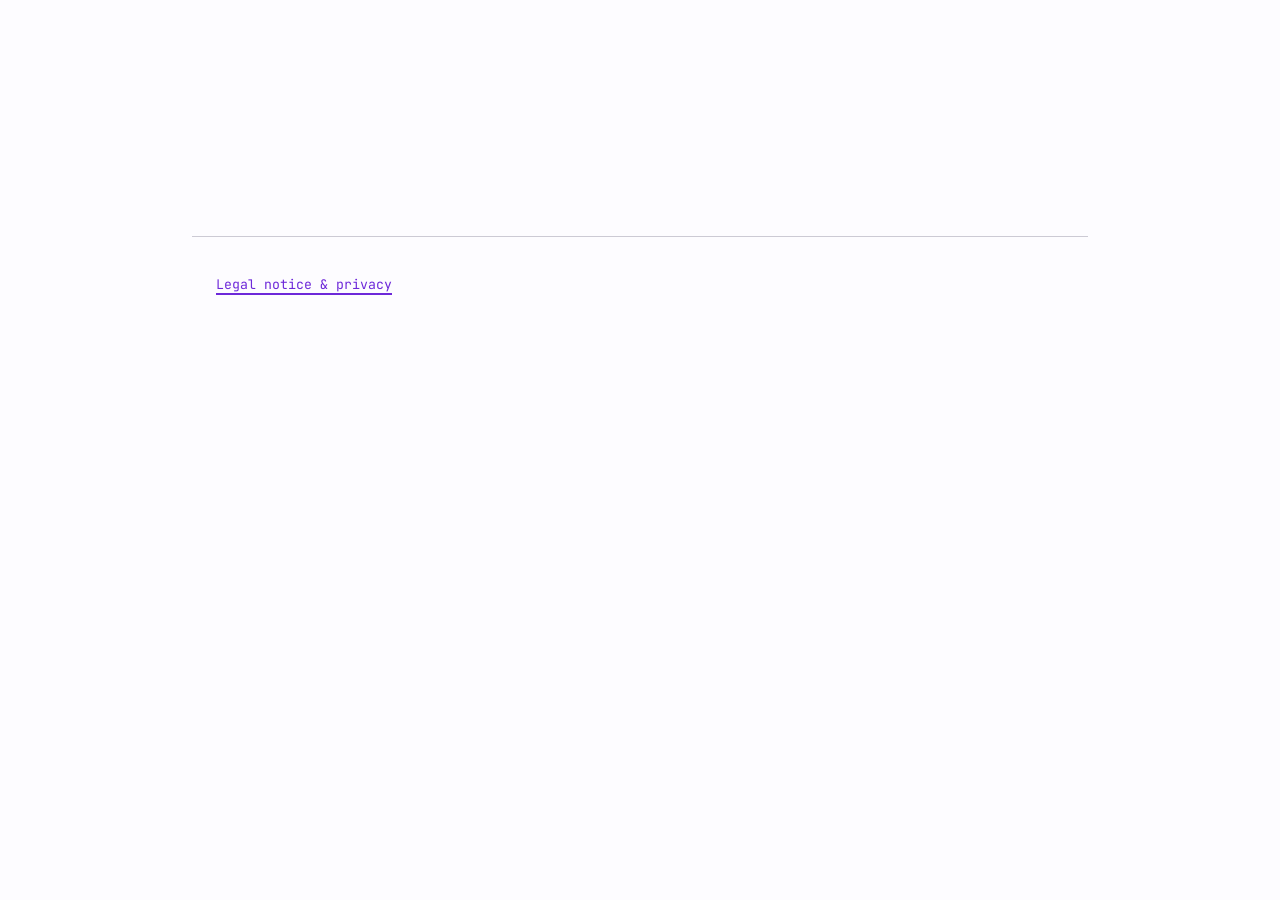
<file: site/index.html>
<!doctype html>
<html lang="en">
  <head>
    <meta charset="utf-8">
    <meta name="viewport" content="width=device-width, initial-scale=1">
    <meta name="color-scheme" content="light dark">
    <title>Portfolio</title>
    <meta name="description" content="Personal portfolio: who I am, what I built, where to find me.">
    <link rel="icon" href="assets/favicon.svg" type="image/svg+xml">
    <link rel="stylesheet" href="assets/styles.css">
    <script type="module" src="assets/main.js"></script>
  </head>
  <body>
    <main>
      <header id="bio" class="section"></header>
      <section id="projects" class="section"></section>
      <section id="links" class="section"></section>
      <section id="cv" class="section"></section>
      <section id="stats" class="section"></section>
      <section id="now" class="section"></section>
      <section id="events" class="section"></section>
      <section id="certifications" class="section"></section>
      <section id="courses" class="section"></section>
    </main>
    <footer>
      <a href="privacy.html">Legal notice &amp; privacy</a>
      <div id="colophon"></div>
    </footer>
  </body>
</html>
</file>
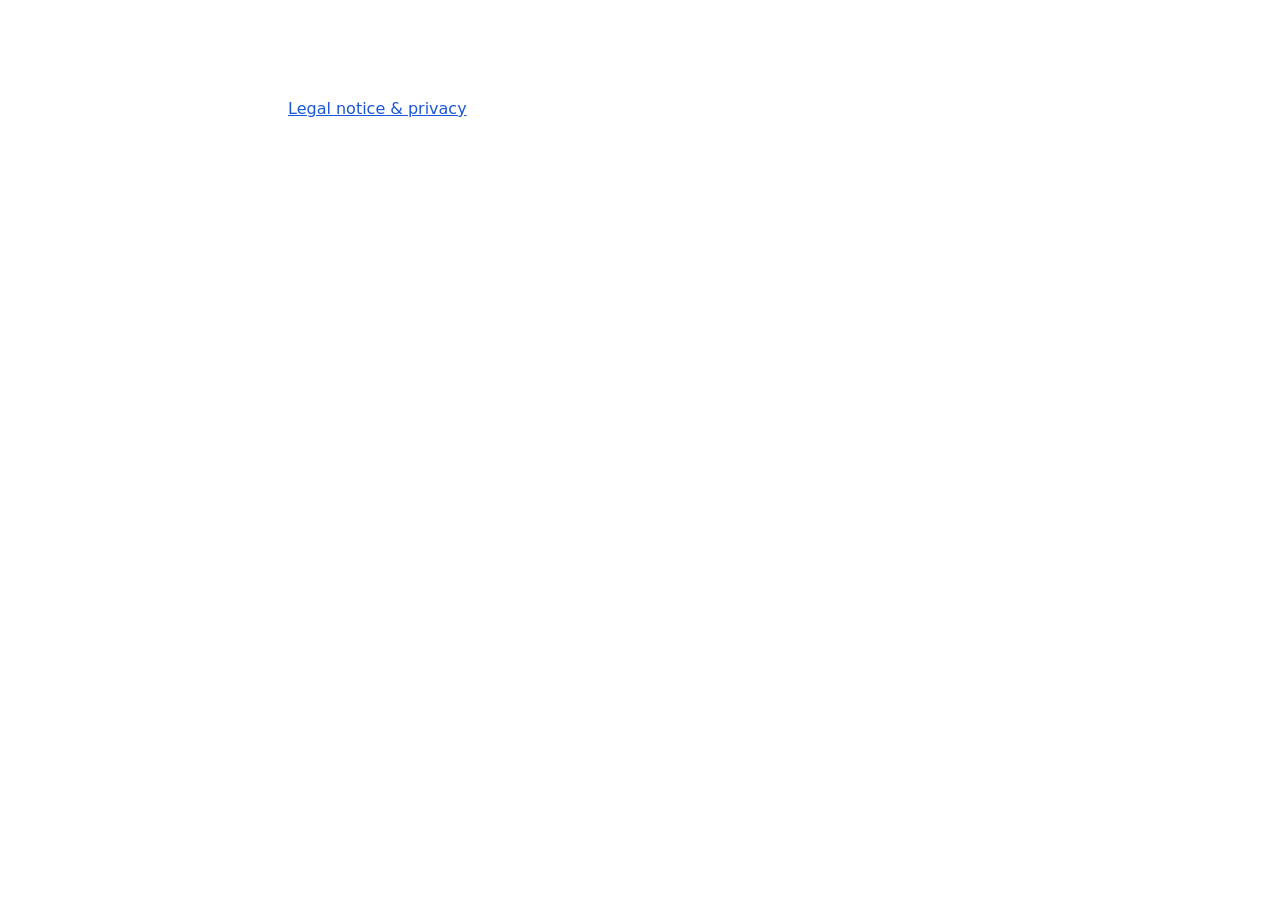
<file: checkpoints/analyst/site/index.html>
<!doctype html>
<html lang="en">
  <head>
    <meta charset="utf-8">
    <meta name="viewport" content="width=device-width, initial-scale=1">
    <title>Portfolio</title>
    <meta name="description" content="Personal portfolio: who I am, what I built, where to find me.">
    <link rel="icon" href="assets/favicon.svg" type="image/svg+xml">
    <link rel="stylesheet" href="assets/styles.css">
    <script type="module" src="assets/main.js"></script>
  </head>
  <body>
    <main>
      <header id="bio" class="section"></header>
      <section id="stats" class="section"></section>
      <section id="now" class="section"></section>
      <section id="projects" class="section"></section>
      <section id="events" class="section"></section>
      <section id="certifications" class="section"></section>
      <section id="courses" class="section"></section>
      <section id="links" class="section"></section>
      <section id="cv" class="section"></section>
    </main>
    <footer>
      <a href="privacy.html">Legal notice &amp; privacy</a>
      <div id="colophon"></div>
    </footer>
  </body>
</html>
</file>
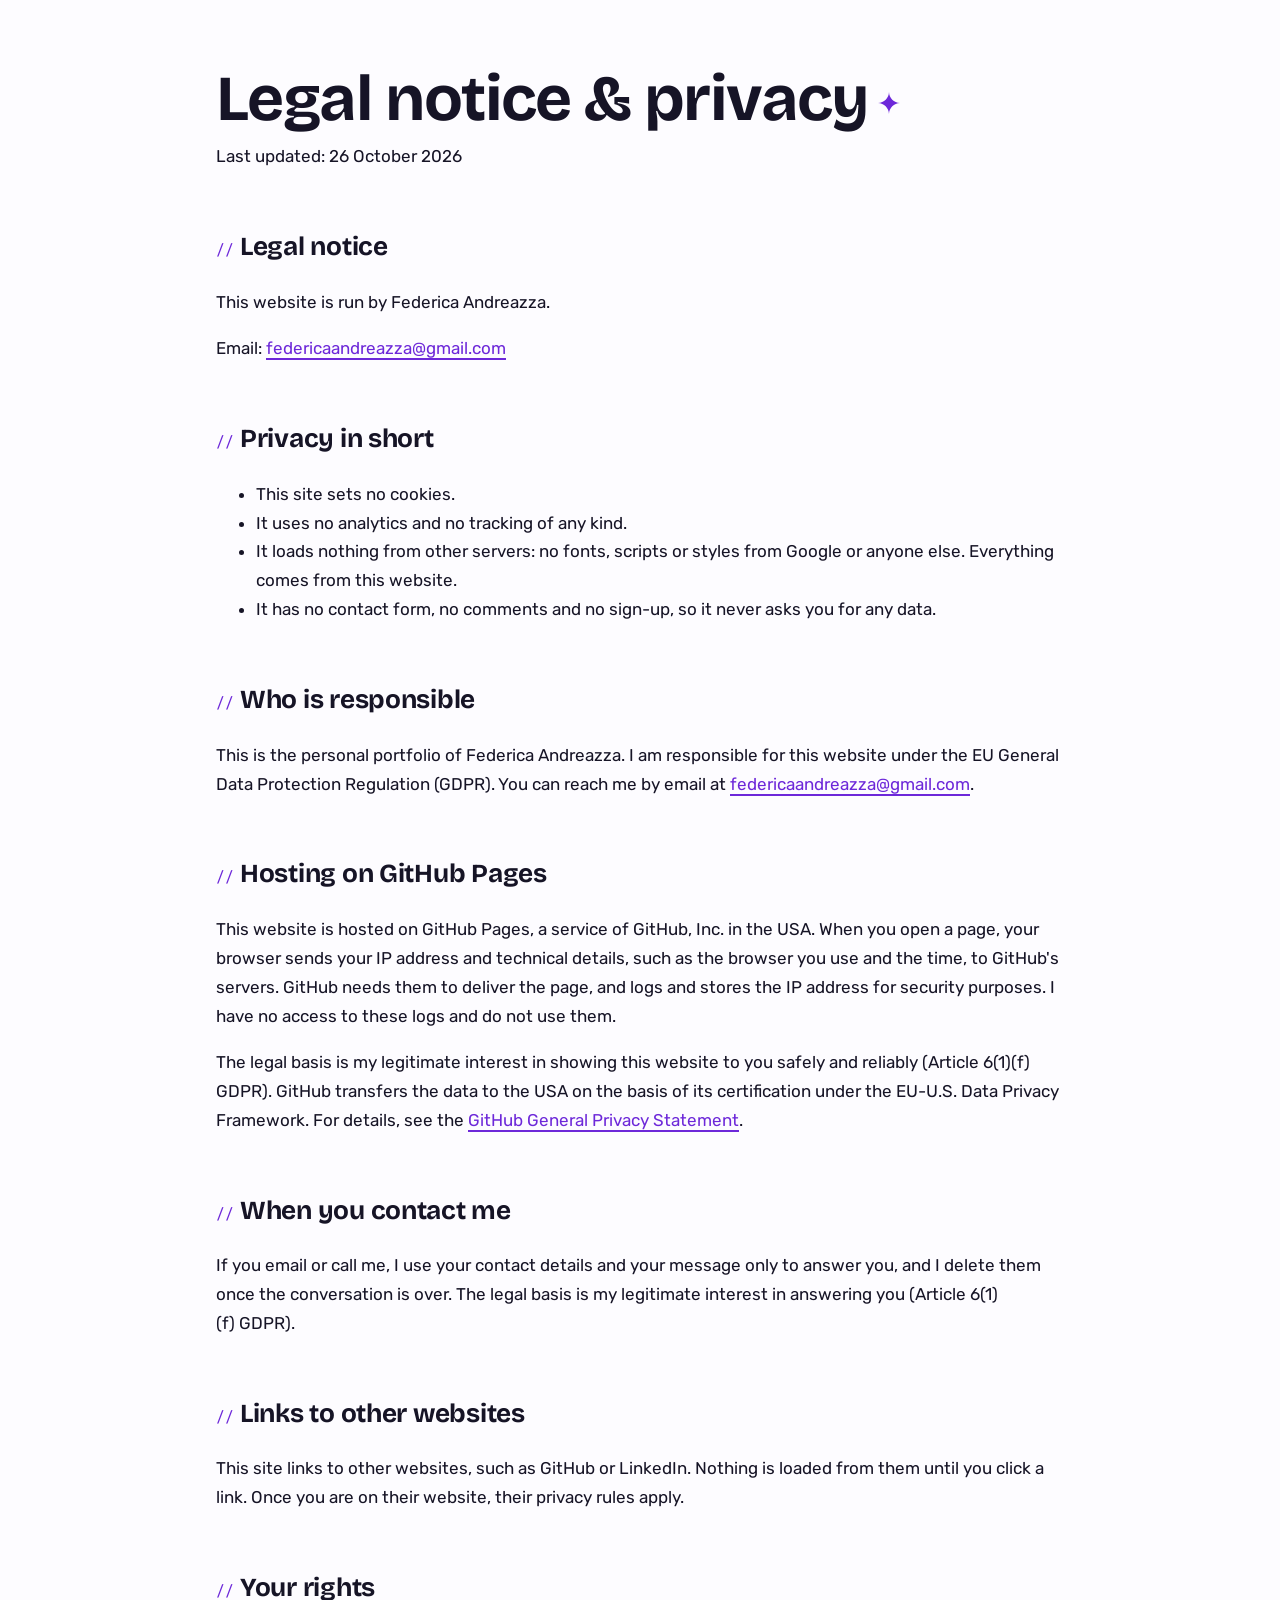
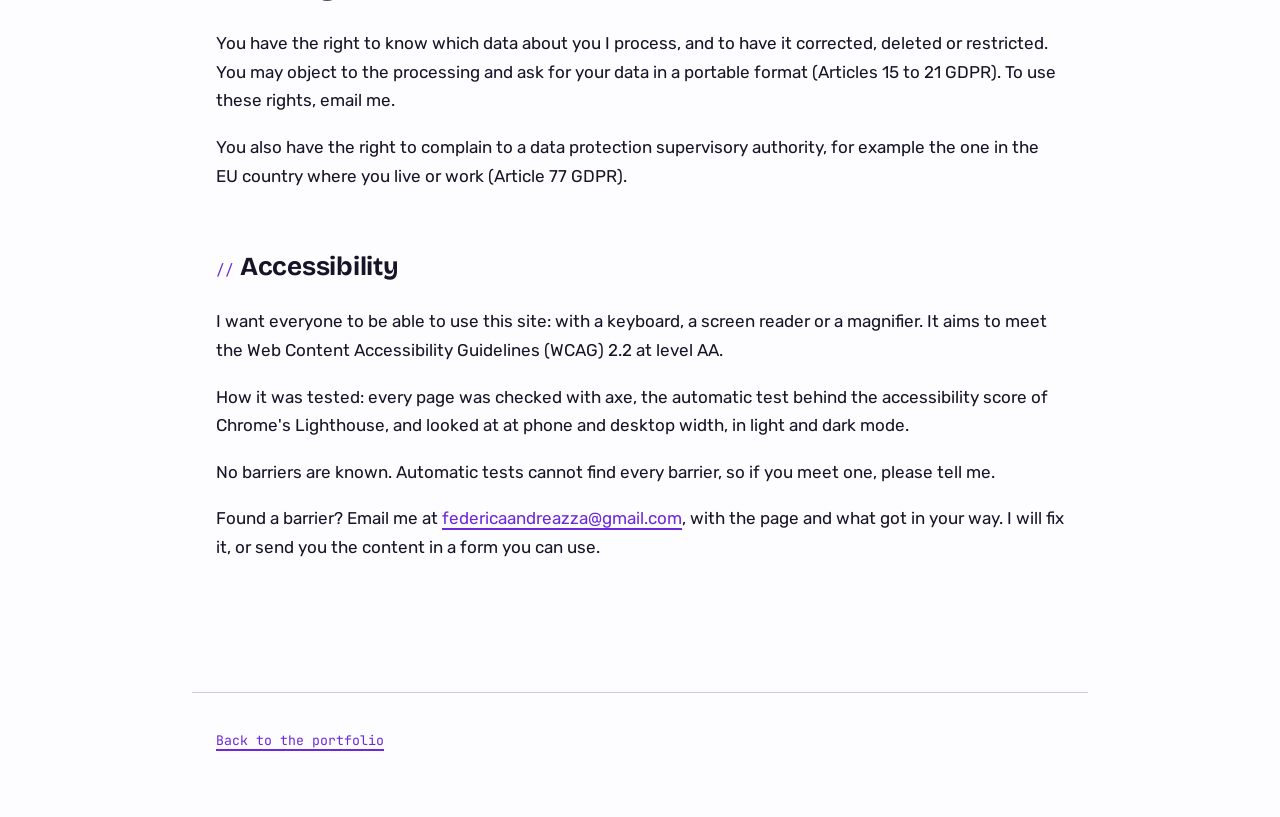
<file: site/privacy.html>
<!doctype html>
<html lang="en">
  <head>
    <meta charset="utf-8">
    <meta name="viewport" content="width=device-width, initial-scale=1">
    <meta name="color-scheme" content="light dark">
    <title>Legal notice &amp; privacy · Federica Andreazza</title>
    <meta name="description" content="Who runs this portfolio site, how it handles your data, and how accessible it is.">
    <link rel="icon" href="assets/favicon.svg" type="image/svg+xml">
    <link rel="stylesheet" href="assets/styles.css">
  </head>
  <body>
    <main>
      <header class="section">
        <h1>Legal notice &amp; privacy</h1>
        <p>Last updated: 26 October 2026</p>
      </header>

      <section class="section" id="legal-notice">
        <h2>Legal notice</h2>
        <p>This website is run by Federica Andreazza.</p>
        <p>Email: <a href="mailto:federicaandreazza@gmail.com">federicaandreazza@gmail.com</a></p>
      </section>

      <section class="section" id="privacy">
        <h2>Privacy in short</h2>
        <ul>
          <li>This site sets no cookies.</li>
          <li>It uses no analytics and no tracking of any kind.</li>
          <li>It loads nothing from other servers: no fonts, scripts or styles from Google or anyone else. Everything comes from this website.</li>
          <li>It has no contact form, no comments and no sign-up, so it never asks you for any data.</li>
        </ul>
      </section>

      <section class="section">
        <h2>Who is responsible</h2>
        <p>This is the personal portfolio of Federica Andreazza. I am responsible for this website under the EU General Data Protection Regulation (GDPR). You can reach me by email at <a href="mailto:federicaandreazza@gmail.com">federicaandreazza@gmail.com</a>.</p>
      </section>

      <section class="section">
        <h2>Hosting on GitHub Pages</h2>
        <p>This website is hosted on GitHub Pages, a service of GitHub, Inc. in the USA. When you open a page, your browser sends your IP address and technical details, such as the browser you use and the time, to GitHub's servers. GitHub needs them to deliver the page, and logs and stores the IP address for security purposes. I have no access to these logs and do not use them.</p>
        <p>The legal basis is my legitimate interest in showing this website to you safely and reliably (Article 6(1)(f) GDPR). GitHub transfers the data to the USA on the basis of its certification under the EU-U.S. Data Privacy Framework. For details, see the <a href="https://docs.github.com/en/site-policy/privacy-policies/github-general-privacy-statement">GitHub General Privacy Statement</a>.</p>
      </section>

      <section class="section">
        <h2>When you contact me</h2>
        <p>If you email or call me, I use your contact details and your message only to answer you, and I delete them once the conversation is over. The legal basis is my legitimate interest in answering you (Article 6(1)(f) GDPR).</p>
      </section>

      <section class="section">
        <h2>Links to other websites</h2>
        <p>This site links to other websites, such as GitHub or LinkedIn. Nothing is loaded from them until you click a link. Once you are on their website, their privacy rules apply.</p>
      </section>

      <section class="section">
        <h2>Your rights</h2>
        <p>You have the right to know which data about you I process, and to have it corrected, deleted or restricted. You may object to the processing and ask for your data in a portable format (Articles 15 to 21 GDPR). To use these rights, email me.</p>
        <p>You also have the right to complain to a data protection supervisory authority, for example the one in the EU country where you live or work (Article 77 GDPR).</p>
      </section>

      <section class="section" id="accessibility">
        <h2>Accessibility</h2>
        <p>I want everyone to be able to use this site: with a keyboard, a screen reader or a magnifier. It aims to meet the Web Content Accessibility Guidelines (WCAG) 2.2 at level AA.</p>
        <p>How it was tested: every page was checked with axe, the automatic test behind the accessibility score of Chrome's Lighthouse, and looked at at phone and desktop width, in light and dark mode.</p>
        <p>No barriers are known. Automatic tests cannot find every barrier, so if you meet one, please tell me.</p>
        <p>Found a barrier? Email me at <a href="mailto:federicaandreazza@gmail.com">federicaandreazza@gmail.com</a>, with the page and what got in your way. I will fix it, or send you the content in a form you can use.</p>
      </section>
    </main>
    <footer>
      <a href="./">Back to the portfolio</a>
    </footer>
  </body>
</html>
</file>
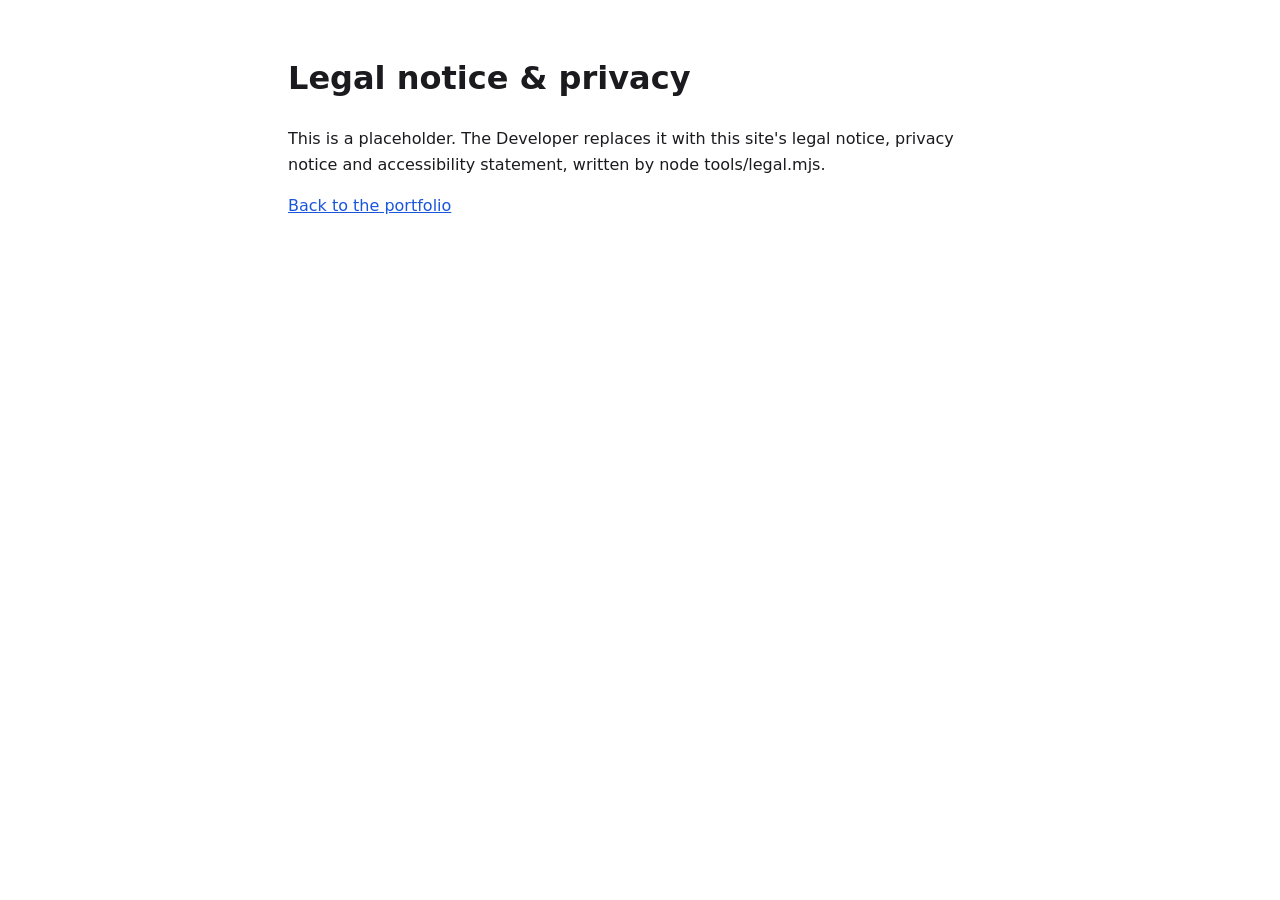
<file: checkpoints/analyst/site/privacy.html>
<!doctype html>
<html lang="en">
  <head>
    <meta charset="utf-8">
    <meta name="viewport" content="width=device-width, initial-scale=1">
    <title>Legal notice &amp; privacy</title>
    <link rel="icon" href="assets/favicon.svg" type="image/svg+xml">
    <link rel="stylesheet" href="assets/styles.css">
  </head>
  <body>
    <main data-placeholder="legal">
      <h1>Legal notice &amp; privacy</h1>
      <p>This is a placeholder. The Developer replaces it with this site's legal notice, privacy notice and accessibility statement, written by node tools/legal.mjs.</p>
      <p><a href="./">Back to the portfolio</a></p>
    </main>
  </body>
</html>
</file>
<file: site/assets/styles.css>
/* Bricolage Grotesque 1.001, SIL Open Font License 1.1: fonts/bricolage-grotesque/OFL.txt */
@font-face {
  font-family: "Bricolage Grotesque";
  font-style: normal;
  font-weight: 200 800;
  font-display: swap;
  src: url("fonts/bricolage-grotesque/bricolage-grotesque-latin-wght-normal.woff2") format("woff2");
}

/* Rubik 2.300, SIL Open Font License 1.1: fonts/rubik/OFL.txt */
@font-face {
  font-family: "Rubik";
  font-style: normal;
  font-weight: 300 900;
  font-display: swap;
  src: url("fonts/rubik/rubik-latin-wght-normal.woff2") format("woff2");
}

/* JetBrains Mono 2.211, SIL Open Font License 1.1: fonts/jetbrains-mono/OFL.txt */
@font-face {
  font-family: "JetBrains Mono";
  font-style: normal;
  font-weight: 100 800;
  font-display: swap;
  src: url("fonts/jetbrains-mono/jetbrains-mono-latin-wght-normal.woff2") format("woff2");
}

:root {
  color-scheme: light dark;
  --background: light-dark(#fdfcff, #0b1021);
  --surface: light-dark(#f3f1fb, #141d38);
  --text: light-dark(#161426, #f3f4fd);
  --muted: light-dark(#5a5770, #9ca8c9);
  --accent: light-dark(#6d28d9, #a78bfa);
  --on-accent: light-dark(#ffffff, #0b1021);

  /* Physics-based easing curve for spring animations */
  --spring-easing: linear(0, 0.016 0.5%, 0.06 1%, 0.226 2%, 1.116 5.4%, 1.375 6.6%, 1.527 7.7%, 1.565 8.2%, 1.585 8.8%, 1.581 9.3%, 1.559 9.8%, 1.458 10.9%, 0.937 14.3%, 0.784 15.5%, 0.693 16.6%, 0.67 17.1%, 0.657 17.7%, 0.671 18.7%, 0.729 19.8%, 1.042 23.3%, 1.13 24.5%, 1.182 25.6%, 1.201 26.7%, 1.192 27.7%, 1.156 28.8%, 0.977 32.2%, 0.925 33.4%, 0.894 34.5%, 0.882 35.6%, 0.887 36.6%, 0.907 37.7%, 1.045 42.4%, 1.069 44.5%, 1.059 46.3%, 0.979 50.9%, 0.96 53.4%, 0.966 55.3%, 1.013 59.9%, 1.024 62.3%, 0.986 71.2%, 1.008 79.9%, 0.995 88.9%, 1);
}

*,
*::before,
*::after {
  box-sizing: border-box;
}

[hidden] {
  display: none !important;
}

@media (prefers-reduced-motion: no-preference) {
  @view-transition {
    navigation: auto;
  }
}

body {
  margin: 0;
  font-family: "Rubik", system-ui, sans-serif;
  font-size: 1.0625rem;
  line-height: 1.7;
  font-weight: 400;
  color: var(--text);
  background-color: var(--background);
  font-size-adjust: from-font;
}

main,
footer {
  max-inline-size: 56rem;
  margin-inline: auto;
  padding-inline: 1.5rem;
}

main {
  padding-block: 4rem 2.5rem;
}

.section + .section {
  margin-block-start: 3.75rem;
}

h1,
h2,
h3,
h4 {
  font-family: "Bricolage Grotesque", system-ui, sans-serif;
  color: var(--text);
  text-wrap: balance;
  font-size-adjust: from-font;
}

h1 {
  font-size: clamp(2.5rem, 6vw, 4rem);
  font-weight: 700;
  line-height: 1.1;
  letter-spacing: -0.025em;
  margin-block: 0 0.5rem;
}

/* Personal detail: delicate four-point star icon next to the name as an artistic painter's mark */
h1::after {
  content: "";
  display: inline-block;
  inline-size: 1.35rem;
  block-size: 1.35rem;
  margin-inline-start: 0.6rem;
  vertical-align: middle;
  background-color: var(--accent);
  mask: url("star.svg") no-repeat center / contain;
  -webkit-mask: url("star.svg") no-repeat center / contain;
}

h2 {
  font-size: 1.625rem;
  font-weight: 700;
  line-height: 1.25;
  letter-spacing: -0.01em;
  margin-block: 0 1.5rem;
  display: flex;
  align-items: baseline;
}

/* Section headings: in the heading font, weight 700, with a small monospace prefix */
h2::before {
  content: "// ";
  content: "// " / "";
  font-family: "JetBrains Mono", ui-monospace, Menlo, Consolas, monospace;
  font-size: 0.9375rem;
  font-weight: 400;
  color: var(--accent);
  margin-inline-end: 0.4rem;
}

h3 {
  font-size: 1.3rem;
  font-weight: 700;
  line-height: 1.3;
  margin-block: 0 0.5rem;
}

h4 {
  font-size: 1.125rem;
  font-weight: 700;
  line-height: 1.4;
  margin-block: 0 0.25rem;
}

p,
li {
  text-wrap: pretty;
}

p {
  margin-block: 0 1.1rem;
}

.headline {
  font-family: "JetBrains Mono", ui-monospace, Menlo, Consolas, monospace;
  font-size: 0.9375rem;
  color: var(--muted);
  margin-block: 0 1.5rem;
  line-height: 1.5;
}

.pitch {
  font-size: 1.2rem;
  line-height: 1.55;
  font-weight: 500;
  color: var(--text);
  margin-block: 1.35rem;
}

.period,
.fact-label,
.facts,
.role,
.type,
.credential-id,
.vat {
  font-family: "JetBrains Mono", ui-monospace, Menlo, Consolas, monospace;
  font-size: 0.9375rem;
  color: var(--muted);
}

.period {
  margin-block: 0.25rem 0.5rem;
}

.availability {
  margin-block: 1.35rem;
  font-size: 1.0625rem;
}

.availability a {
  display: inline-block;
  background-color: var(--accent);
  color: var(--on-accent);
  font-family: "Rubik", system-ui, sans-serif;
  font-weight: 500;
  font-size: 0.9375rem;
  padding: 0.4rem 1.1rem;
  border-radius: 9999px;
  text-decoration: none;
  margin-inline-start: 0.6rem;
  transition: opacity 0.2s ease, transform 0.2s ease;
}

.availability a:hover {
  opacity: 0.9;
  transform: translateY(-1px);
}

.facts {
  list-style: none;
  padding: 0;
  margin-block: 1.1rem 1.75rem;
  display: flex;
  flex-wrap: wrap;
  gap: 0.75rem;
}

.facts li {
  background-color: var(--surface);
  border: 1.5px solid color-mix(in srgb, var(--muted) 25%, transparent);
  border-radius: 9999px;
  padding: 0.35rem 0.95rem;
  color: var(--text);
}

.fact-label {
  color: var(--muted);
  margin-inline-end: 0.35rem;
}

a {
  color: var(--accent);
  text-decoration: underline;
  text-underline-offset: 0.25em;
  text-decoration-thickness: 1.5px;
  transition: color 0.15s ease-out;
}

a:hover {
  color: var(--text);
  text-decoration-thickness: 2px;
}

:focus-visible {
  outline: 2px solid var(--accent);
  outline-offset: 3px;
}

.projects {
  list-style: none;
  padding: 0;
  margin: 0;
  display: grid;
  grid-template-columns: 1fr;
  gap: 1.35rem;
}

@media (min-width: 42rem) {
  .projects {
    grid-template-columns: repeat(2, 1fr);
  }
}

.project {
  background-color: var(--surface);
  border: 1.5px solid color-mix(in srgb, var(--muted) 30%, transparent);
  border-radius: 0.75rem;
  padding: 1.35rem;
  display: flex;
  flex-direction: column;
  box-shadow: 3px 3px 0 light-dark(color-mix(in srgb, var(--muted) 20%, transparent), color-mix(in srgb, var(--text) 25%, transparent));
  transition: border-color 0.2s ease, transform 0.2s ease;
}

.project:hover {
  border-color: var(--accent);
}

.project h3 {
  font-family: "Bricolage Grotesque", system-ui, sans-serif;
  font-size: 1.3rem;
  font-weight: 700;
  margin-block: 0 0.5rem;
  color: var(--text);
}

.project p {
  margin-block: 0 0.85rem;
  flex-grow: 1;
}

.project-links {
  display: flex;
  flex-wrap: wrap;
  gap: 1.25rem;
  margin-block-start: auto;
  margin-block-end: 0;
  font-family: "JetBrains Mono", ui-monospace, Menlo, Consolas, monospace;
  font-size: 0.9375rem;
}

.links {
  list-style: none;
  padding: 0;
  margin: 0;
  display: flex;
  flex-wrap: wrap;
  gap: 0.95rem;
}

.links li a {
  display: inline-flex;
  align-items: center;
  background-color: var(--surface);
  color: var(--text);
  border: 1.5px solid color-mix(in srgb, var(--muted) 30%, transparent);
  border-radius: 0.75rem;
  padding: 0.55rem 1.1rem;
  font-family: "JetBrains Mono", ui-monospace, Menlo, Consolas, monospace;
  font-size: 0.9375rem;
  text-decoration: none;
  box-shadow: 2px 2px 0 light-dark(color-mix(in srgb, var(--muted) 15%, transparent), color-mix(in srgb, var(--text) 20%, transparent));
  transition: border-color 0.15s ease, color 0.15s ease, transform 0.15s ease;
}

.links li a:hover {
  border-color: var(--accent);
  color: var(--accent);
  transform: translateY(-1px);
}

.cv-list {
  list-style: none;
  padding: 0;
  margin: 0;
  display: flex;
  flex-direction: column;
  gap: 1.35rem;
}

.cv-list li {
  background-color: var(--surface);
  border: 1.5px solid color-mix(in srgb, var(--muted) 25%, transparent);
  border-radius: 0.75rem;
  padding: 1.35rem;
  box-shadow: 2px 2px 0 light-dark(color-mix(in srgb, var(--muted) 15%, transparent), color-mix(in srgb, var(--text) 20%, transparent));
}

#cv h3 {
  font-family: "Bricolage Grotesque", system-ui, sans-serif;
  font-size: 1.15rem;
  font-weight: 700;
  color: var(--muted);
  text-transform: uppercase;
  letter-spacing: 0.05em;
  margin-block: 2.25rem 1rem;
}

#cv h3:first-of-type {
  margin-block-start: 1rem;
}

/* Skills: rounded stickers: surface background, subtle border, fully round, tilted slightly */
/* Signature: Stickers with a spring (guides/ui-behaviors/physics-based-easing.md) */
.skills {
  list-style: none;
  padding: 0;
  margin: 0;
  display: flex;
  flex-wrap: wrap;
  gap: 0.85rem;
}

.skills li {
  display: inline-flex;
  align-items: center;
  background-color: var(--surface);
  color: var(--text);
  font-family: "JetBrains Mono", ui-monospace, Menlo, Consolas, monospace;
  font-size: 0.9375rem;
  padding: 0.4rem 0.95rem;
  border-radius: 9999px;
  border: 1.5px solid color-mix(in srgb, var(--muted) 30%, transparent);
  box-shadow: 2px 2px 0 light-dark(color-mix(in srgb, var(--muted) 20%, transparent), color-mix(in srgb, var(--text) 20%, transparent));
  cursor: default;
  transform-origin: center;
  rotate: -1.5deg;
  transition: scale 0.4s ease-out, rotate 0.4s ease-out, border-color 0.2s ease;
  transition-timing-function: var(--spring-easing, ease-out);
}

.skills li:nth-child(even) {
  rotate: 1.5deg;
}

.skills li:nth-child(3n) {
  rotate: -2.5deg;
}

.skills li:hover,
.skills li:focus-visible {
  scale: 1.12;
  rotate: 0deg;
  border-color: var(--accent);
}

/* Highlights */
.highlights {
  list-style: disc;
  padding-inline-start: 1.25rem;
  margin-block: 1rem;
}

.highlights li {
  margin-block-end: 0.5rem;
}

/* Photo */
.photo {
  inline-size: 6.5rem;
  block-size: 6.5rem;
  border-radius: 50%;
  object-fit: cover;
  display: block;
  margin-block-end: 1.5rem;
}

/* Project images & Case study */
.project-image {
  inline-size: 100%;
  block-size: auto;
  aspect-ratio: 16 / 9;
  object-fit: cover;
  border-radius: 0.5rem;
  margin-block-end: 1rem;
}

.case-study {
  display: grid;
  grid-template-columns: auto 1fr;
  gap: 0.5rem 1rem;
  margin-block: 1rem;
  font-size: 0.9375rem;
}

.case-study dt {
  color: var(--muted);
  font-family: "JetBrains Mono", ui-monospace, Menlo, Consolas, monospace;
}

.case-study dd {
  margin: 0;
}

/* Stats */
.stats {
  list-style: none;
  padding: 0;
  margin: 0;
  display: grid;
  grid-template-columns: repeat(auto-fit, minmax(11rem, 1fr));
  gap: 1.35rem;
}

.stat {
  background-color: var(--surface);
  border: 1.5px solid color-mix(in srgb, var(--muted) 25%, transparent);
  border-radius: 0.75rem;
  padding: 1.35rem;
  box-shadow: 2px 2px 0 light-dark(color-mix(in srgb, var(--muted) 15%, transparent), color-mix(in srgb, var(--text) 20%, transparent));
}

.stat-value {
  display: block;
  font-family: "Bricolage Grotesque", system-ui, sans-serif;
  font-size: 2.25rem;
  font-weight: 700;
  color: var(--accent);
}

.stat-label {
  font-family: "JetBrains Mono", ui-monospace, Menlo, Consolas, monospace;
  font-size: 0.9375rem;
  color: var(--muted);
}

/* Now */
.now {
  list-style: disc;
  padding-inline-start: 1.25rem;
  margin-block: 1rem;
}

/* Events */
.events {
  list-style: none;
  padding: 0;
  margin: 0;
  display: flex;
  flex-direction: column;
  gap: 1.35rem;
}

.event {
  background-color: var(--surface);
  border: 1.5px solid color-mix(in srgb, var(--muted) 25%, transparent);
  border-radius: 0.75rem;
  padding: 1.35rem;
  box-shadow: 2px 2px 0 light-dark(color-mix(in srgb, var(--muted) 15%, transparent), color-mix(in srgb, var(--text) 20%, transparent));
}

.event-badge {
  font-size: 1.15rem;
  margin-block: 0 0.25rem;
}

.event-badge .role {
  display: inline-block;
  background-color: color-mix(in srgb, var(--accent) 15%, transparent);
  color: var(--accent);
  padding: 0.15rem 0.5rem;
  border-radius: 9999px;
  font-size: 0.8125rem;
  margin-inline-start: 0.5rem;
}

.sessions {
  list-style: none;
  padding: 0;
  margin-block-start: 0.75rem;
}

.session-badge {
  display: inline-block;
  border-radius: 9999px;
  background-color: color-mix(in srgb, var(--muted) 20%, transparent);
  padding: 0.2rem 0.6rem;
  font-size: 0.85rem;
}

/* Certifications */
.certifications {
  list-style: none;
  padding: 0;
  margin: 0;
  display: flex;
  flex-direction: column;
  gap: 1.35rem;
}

.certification {
  background-color: var(--surface);
  border: 1.5px solid color-mix(in srgb, var(--muted) 25%, transparent);
  border-radius: 0.75rem;
  padding: 1.35rem;
  box-shadow: 2px 2px 0 light-dark(color-mix(in srgb, var(--muted) 15%, transparent), color-mix(in srgb, var(--text) 20%, transparent));
}

/* Footer & Colophon */
footer {
  margin-block-start: 4.5rem;
  padding-block: 2.25rem 4rem;
  border-block-start: 1px solid color-mix(in srgb, var(--muted) 30%, transparent);
  font-family: "JetBrains Mono", ui-monospace, Menlo, Consolas, monospace;
  font-size: 0.875rem;
  color: var(--muted);
}

footer a {
  color: var(--accent);
}

#colophon {
  margin-block-start: 0.75rem;
  line-height: 1.5;
}

/* Reduced motion */
@media (prefers-reduced-motion: reduce) {
  .skills li {
    rotate: 0deg !important;
    transition: none !important;
  }
  .skills li:hover,
  .skills li:focus-visible {
    scale: 1 !important;
  }
  .project,
  .links li a,
  .availability a {
    transition: none !important;
    transform: none !important;
  }
}
</file>
<file: checkpoints/analyst/site/assets/styles.css>
/* Plain starting styles. The Developer role replaces them with the design brief. */
:root {
  color-scheme: light dark;
  --text: light-dark(#1b1b1f, #ececf1);
  --muted: light-dark(#5a5a66, #a8a8b3);
  --background: light-dark(#ffffff, #121216);
  --accent: light-dark(#1a56db, #8fb2ff);
  font-family: system-ui, sans-serif;
  line-height: 1.6;
  color: var(--text);
  background: var(--background);
}

body {
  margin: 0;
}

main,
footer {
  max-width: 44rem;
  margin-inline: auto;
  padding: 2rem 1.25rem;
}

a {
  color: var(--accent);
}

.headline,
.period {
  color: var(--muted);
}

.projects,
.links,
.cv-list {
  list-style: none;
  padding: 0;
}

.project,
.cv-list li {
  margin-block-end: 1.5rem;
}

.project-links,
.links,
.skills {
  display: flex;
  flex-wrap: wrap;
  gap: 1rem;
}

.skills {
  padding: 0;
  list-style: none;
}

.photo {
  border-radius: 50%;
}

.role,
.type {
  color: var(--muted);
}

.project-image {
  max-width: 100%;
  height: auto;
}
</file>
